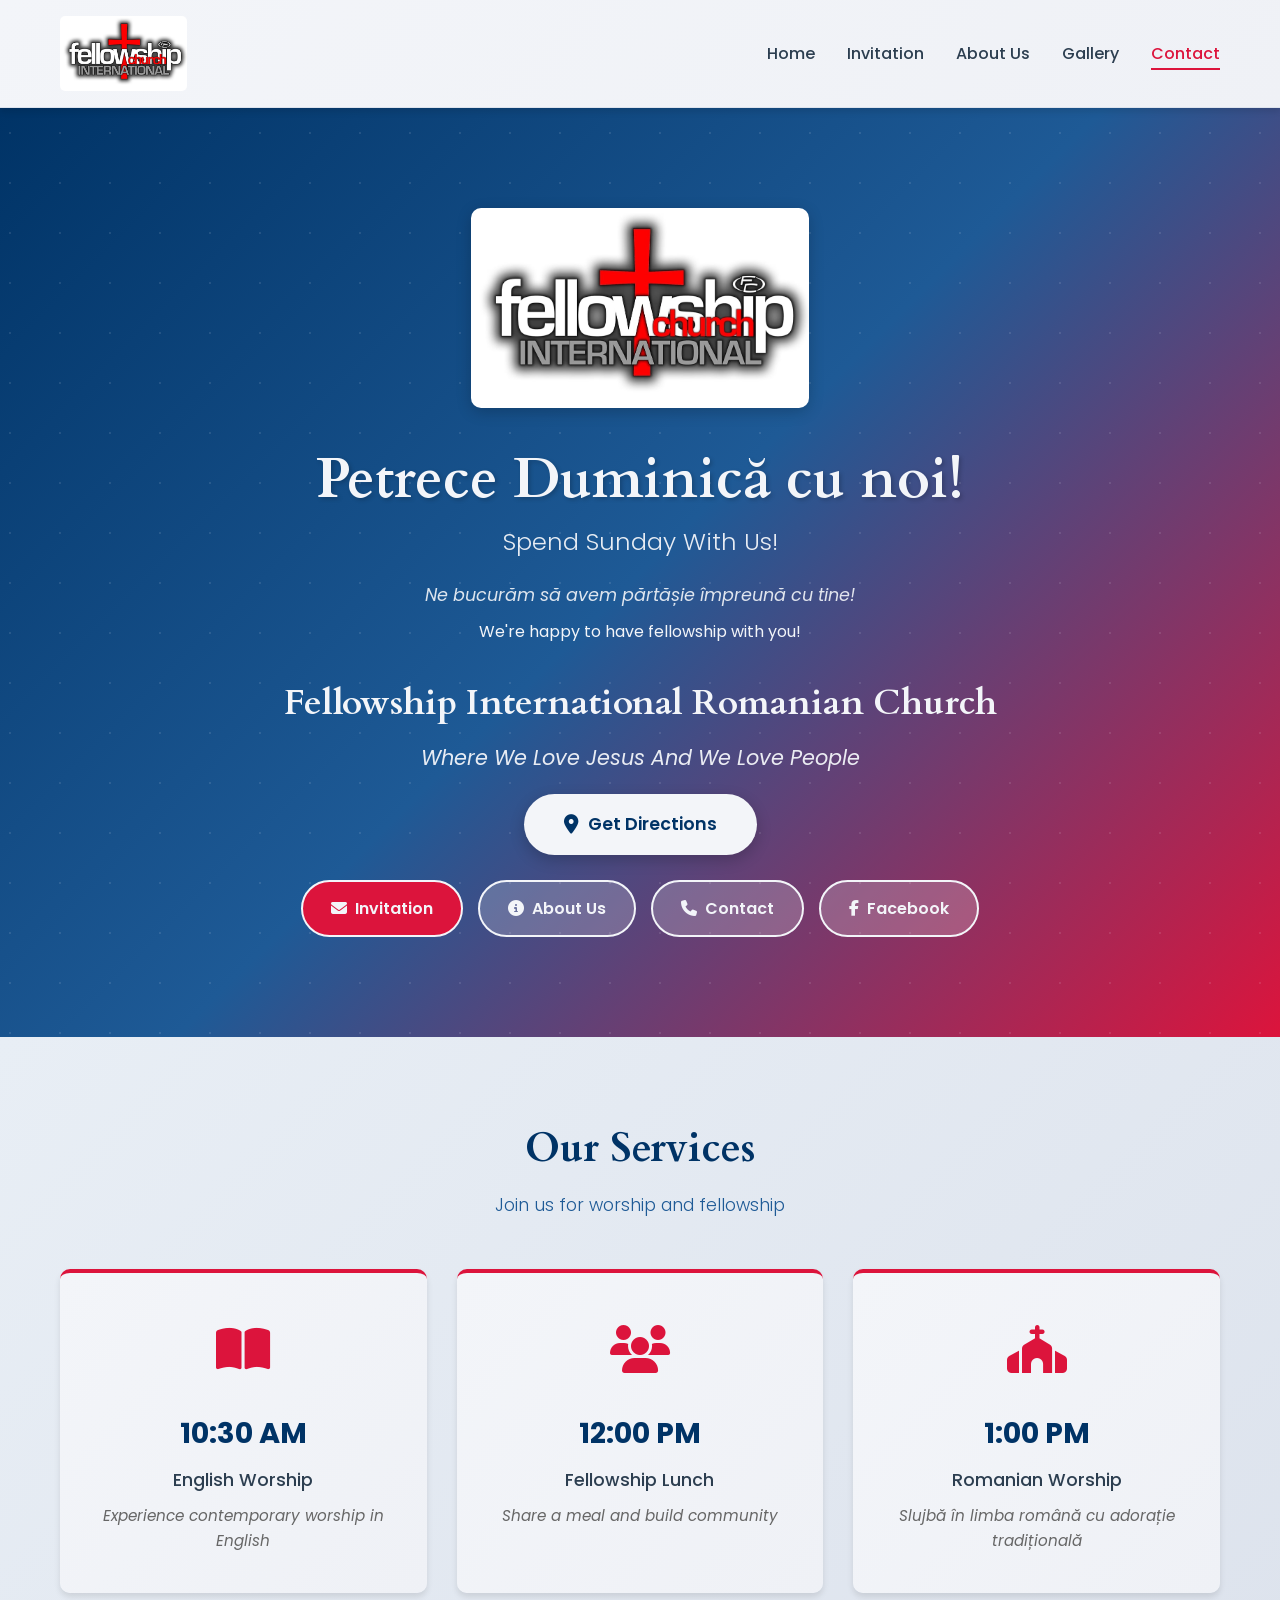
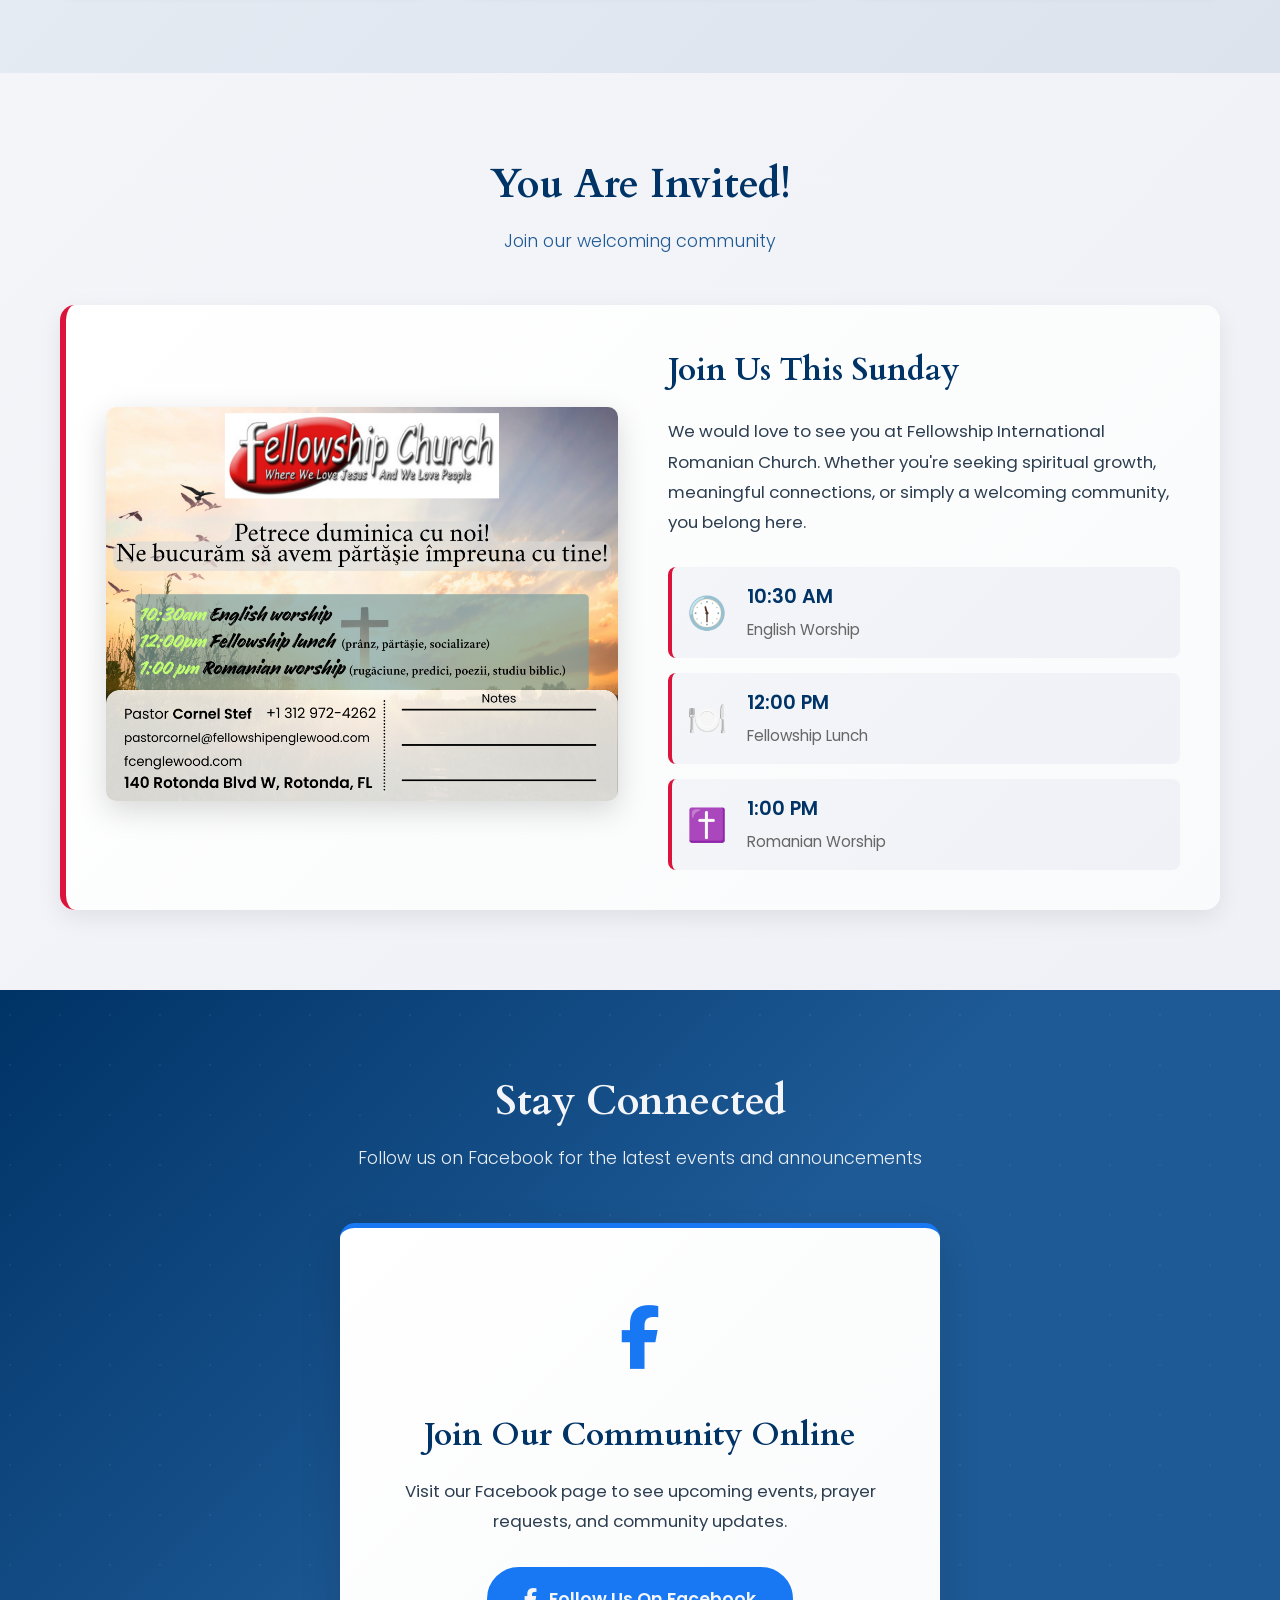
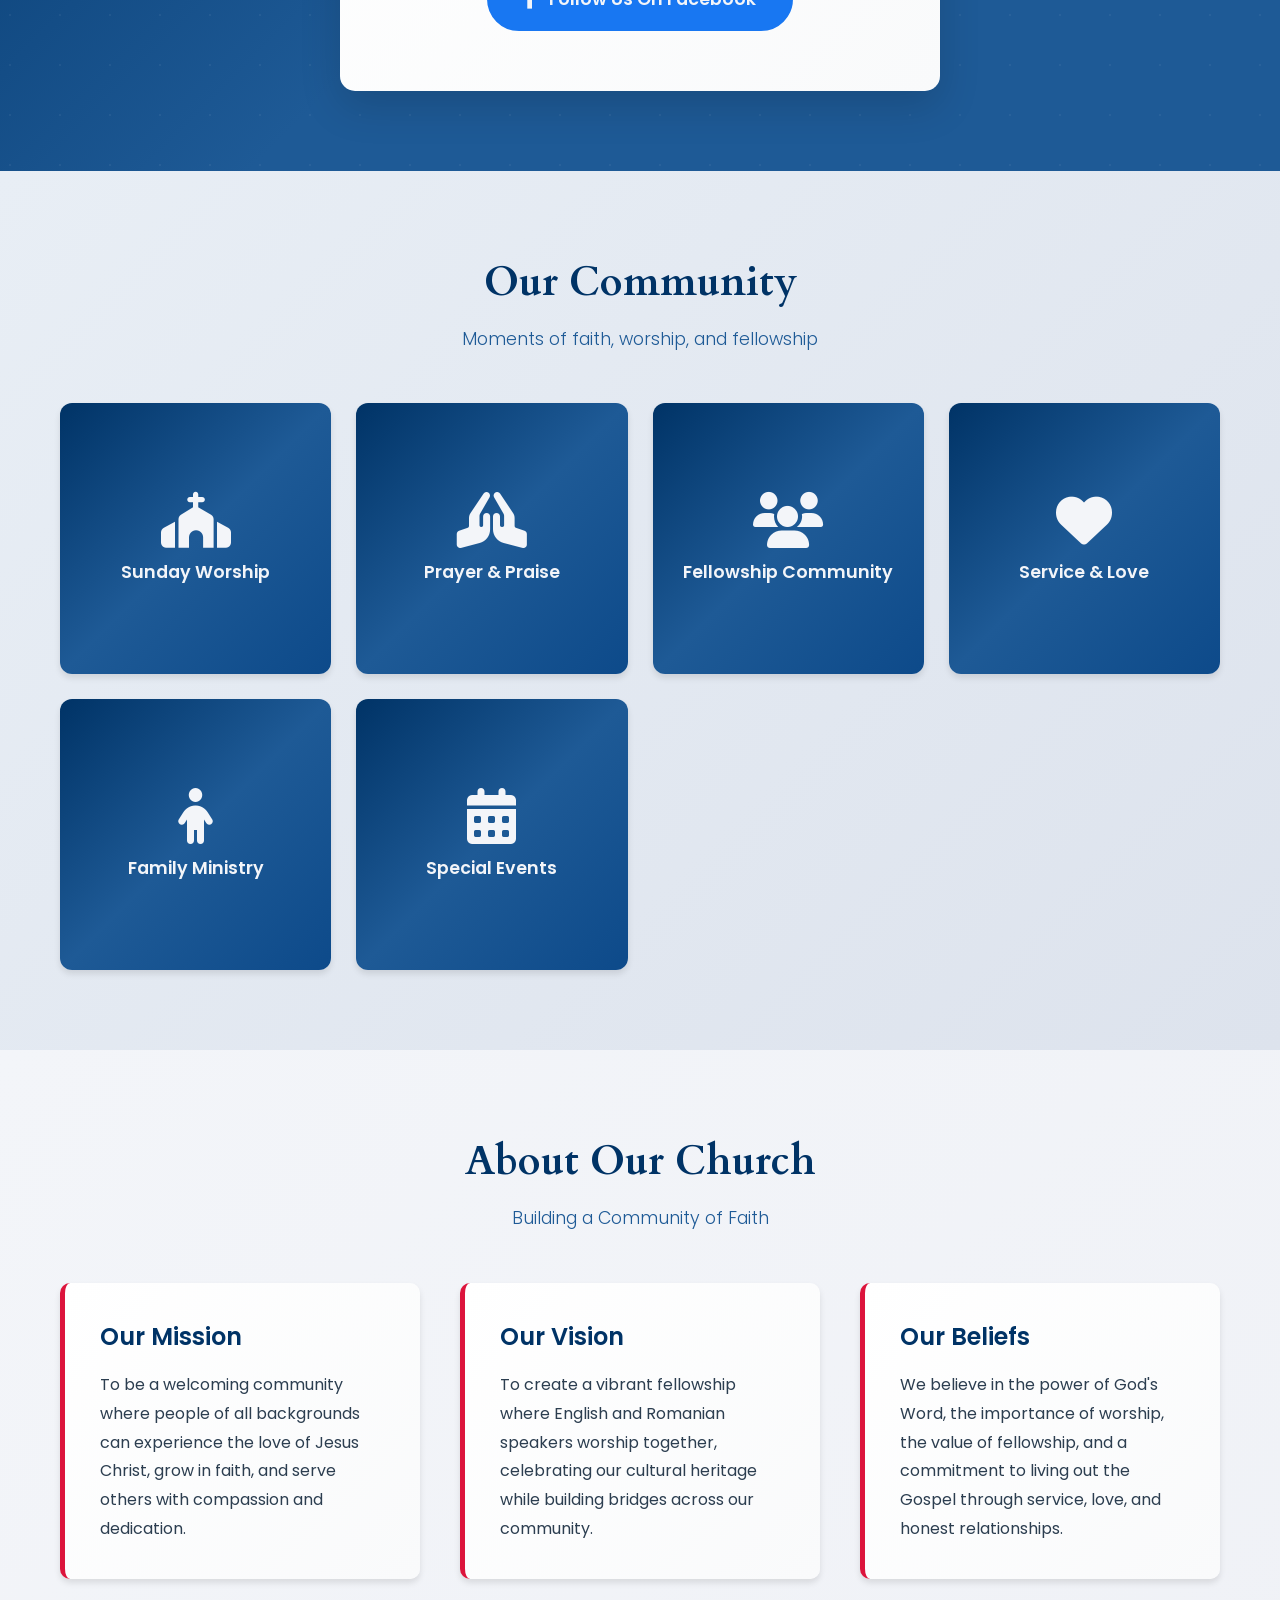
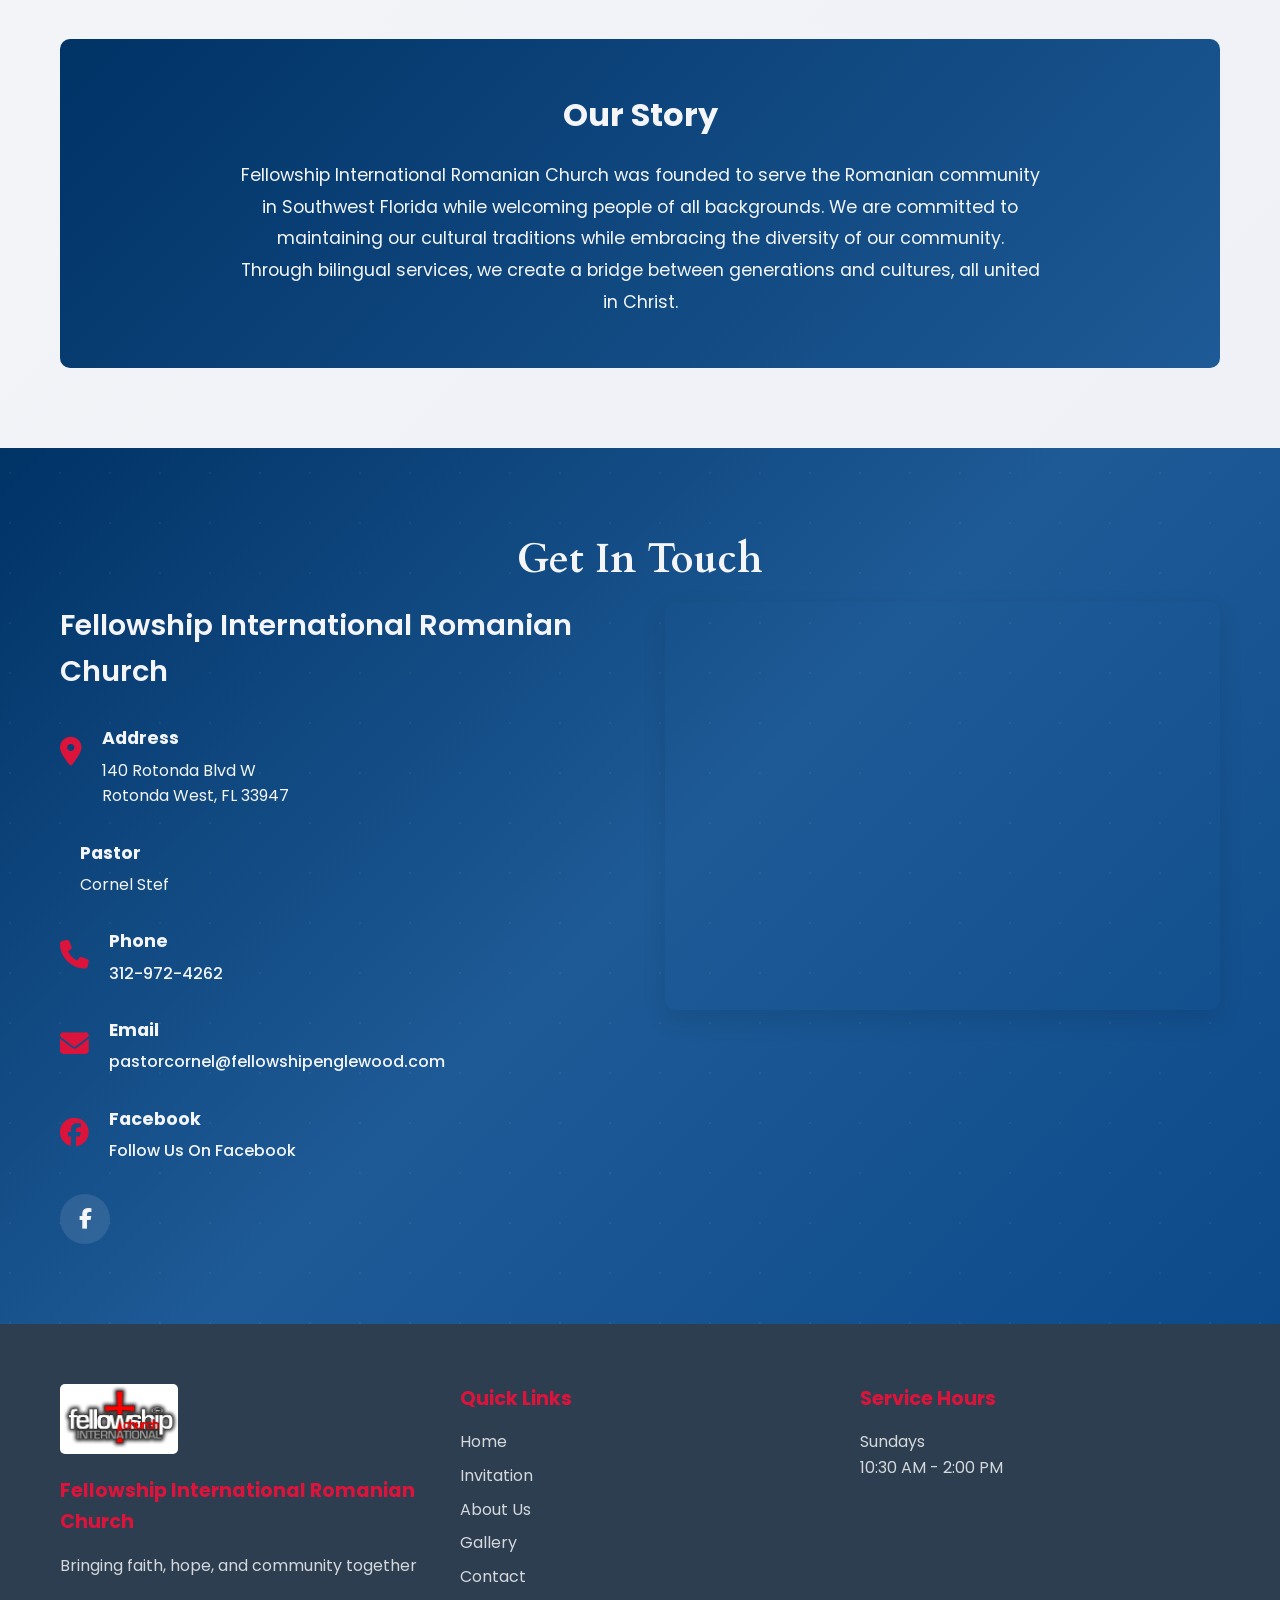
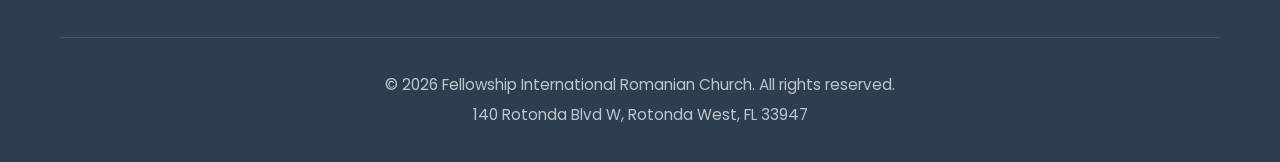
<file: index.html>
<!DOCTYPE html>
<html lang="en">

<head>
    <meta charset="UTF-8">
    <meta name="viewport" content="width=device-width, initial-scale=1.0">
    <title>Fellowship International Romanian Church | Rotonda West, FL</title>
    <link rel="icon" type="image/jpeg" href="assets/fellowship church internaltional.jpg">
    <link rel="stylesheet" href="styles.css">
    <link rel="stylesheet" href="https://cdnjs.cloudflare.com/ajax/libs/font-awesome/6.5.1/css/all.min.css">
    <link
        href="https://fonts.googleapis.com/css2?family=Cardo:wght@400;700&family=Poppins:wght@300;400;600;700&display=swap"
        rel="stylesheet">
</head>

<body>
    <!-- Navigation Bar -->
    <nav class="navbar">
        <div class="container">
            <div class="nav-brand">
                <img src="assets/fellowship church internaltional.jpg" alt="Fellowship International Romanian Church"
                    class="nav-logo">
            </div>
            <ul class="nav-menu">
                <li><a href="#home">Home</a></li>
                <li><a href="#invitation">Invitation</a></li>
                <li><a href="#about">About Us</a></li>
                <li><a href="#gallery">Gallery</a></li>
                <li><a href="#contact">Contact</a></li>
            </ul>
            <div class="hamburger">
                <span></span>
                <span></span>
                <span></span>
            </div>
        </div>
    </nav>

    <!-- Hero Section -->
    <section id="home" class="hero">
        <div class="hero-content">
            <img src="assets/fellowship church internaltional.jpg" alt="Fellowship International Romanian Church"
                class="hero-logo">
            <h1 class="hero-title">Petrece Duminică cu noi!</h1>
            <p class="hero-subtitle">Spend Sunday With Us!</p>
            <p class="hero-text">Ne bucurăm să avem părtășie împreună cu tine!</p>
            <p class="hero-text-en">We're happy to have fellowship with you!</p>
            <h2 class="church-name">Fellowship International Romanian Church</h2>
            <p class="tagline">Where We Love Jesus And We Love People</p>
            <a href="https://maps.google.com/?q=140+Rotonda+Blvd+W,+Rotonda+West,+FL+33947" target="_blank"
                class="directions-button">
                <i class="fas fa-map-marker-alt"></i>
                Get Directions
            </a>

            <div class="hero-buttons">
                <a href="#invitation" class="hero-button invitation-btn">
                    <i class="fas fa-envelope"></i>
                    Invitation
                </a>
                <a href="#about" class="hero-button about-btn">
                    <i class="fas fa-info-circle"></i>
                    About Us
                </a>
                <a href="#contact" class="hero-button contact-btn">
                    <i class="fas fa-phone"></i>
                    Contact
                </a>
                <a href="#events" class="hero-button events-btn">
                    <i class="fab fa-facebook-f"></i>
                    Facebook
                </a>
            </div>
        </div>
        <div class="hero-background"></div>
    </section>

    <!-- Services Section -->
    <section id="services" class="services">
        <div class="container">
            <h2 class="section-title">Our Services</h2>
            <p class="section-subtitle">Join us for worship and fellowship</p>

            <div class="services-grid">
                <div class="service-card">
                    <div class="service-icon">
                        <i class="fas fa-book-open"></i>
                    </div>
                    <h3>10:30 AM</h3>
                    <p>English Worship</p>
                    <span class="service-details">Experience contemporary worship in English</span>
                </div>

                <div class="service-card">
                    <div class="service-icon">
                        <i class="fas fa-users"></i>
                    </div>
                    <h3>12:00 PM</h3>
                    <p>Fellowship Lunch</p>
                    <span class="service-details">Share a meal and build community</span>
                </div>

                <div class="service-card">
                    <div class="service-icon">
                        <i class="fas fa-church"></i>
                    </div>
                    <h3>1:00 PM</h3>
                    <p>Romanian Worship</p>
                    <span class="service-details">Slujbă în limba română cu adorație tradițională</span>
                </div>
            </div>
        </div>
    </section>

    <!-- Invitation Flyer Section -->
    <section id="invitation" class="invitation">
        <div class="container">
            <h2 class="section-title">You Are Invited!</h2>
            <p class="section-subtitle">Join our welcoming community</p>

            <div class="flyer-container">
                <div class="flyer-image">
                    <img src="assets/Fellowshipinternationalflyer.png"
                        alt="Fellowship International Church Invitation Flyer">
                </div>
                <div class="flyer-info">
                    <h3>Join Us This Sunday</h3>
                    <p>We would love to see you at Fellowship International Romanian Church. Whether you're seeking
                        spiritual growth, meaningful connections, or simply a welcoming community, you belong here.</p>
                    <div class="service-times">
                        <div class="time-slot">
                            <span class="time-icon">🕦</span>
                            <div>
                                <h4>10:30 AM</h4>
                                <p>English Worship</p>
                            </div>
                        </div>
                        <div class="time-slot">
                            <span class="time-icon">🍽️</span>
                            <div>
                                <h4>12:00 PM</h4>
                                <p>Fellowship Lunch</p>
                            </div>
                        </div>
                        <div class="time-slot">
                            <span class="time-icon">✝️</span>
                            <div>
                                <h4>1:00 PM</h4>
                                <p>Romanian Worship</p>
                            </div>
                        </div>
                    </div>
                </div>
            </div>
        </div>
    </section>

    <!-- Events & Facebook Section -->
    <section id="events" class="events">
        <div class="container">
            <h2 class="section-title">Stay Connected</h2>
            <p class="section-subtitle">Follow us on Facebook for the latest events and announcements</p>

            <div class="facebook-container">
                <div class="facebook-box">
                    <div class="facebook-icon-large">
                        <i class="fab fa-facebook-f"></i>
                    </div>
                    <h3>Join Our Community Online</h3>
                    <p>Visit our Facebook page to see upcoming events, prayer requests, and community updates.</p>
                    <a href="https://www.facebook.com/profile.php?id=61577056664026" target="_blank"
                        class="facebook-link">
                        <i class="fab fa-facebook-f"></i>
                        <span>Follow Us On Facebook</span>
                    </a>
                </div>
            </div>
        </div>
    </section>

    <!-- Gallery Section -->
    <section id="gallery" class="gallery">
        <div class="container">
            <h2 class="section-title">Our Community</h2>
            <p class="section-subtitle">Moments of faith, worship, and fellowship</p>

            <div class="gallery-grid">
                <div class="gallery-item">
                    <div class="gallery-placeholder">
                        <i class="fas fa-church"></i>
                        <p>Sunday Worship</p>
                    </div>
                </div>
                <div class="gallery-item">
                    <div class="gallery-placeholder">
                        <i class="fas fa-hands-praying"></i>
                        <p>Prayer & Praise</p>
                    </div>
                </div>
                <div class="gallery-item">
                    <div class="gallery-placeholder">
                        <i class="fas fa-users"></i>
                        <p>Fellowship Community</p>
                    </div>
                </div>
                <div class="gallery-item">
                    <div class="gallery-placeholder">
                        <i class="fas fa-heart"></i>
                        <p>Service & Love</p>
                    </div>
                </div>
                <div class="gallery-item">
                    <div class="gallery-placeholder">
                        <i class="fas fa-child"></i>
                        <p>Family Ministry</p>
                    </div>
                </div>
                <div class="gallery-item">
                    <div class="gallery-placeholder">
                        <i class="fas fa-calendar-alt"></i>
                        <p>Special Events</p>
                    </div>
                </div>
            </div>
        </div>
    </section>

    <!-- About Us Section -->
    <section id="about" class="about">
        <div class="container">
            <h2 class="section-title">About Our Church</h2>
            <p class="section-subtitle">Building a Community of Faith</p>

            <div class="about-content">
                <div class="about-column">
                    <h3>Our Mission</h3>
                    <p>To be a welcoming community where people of all backgrounds can experience the love of Jesus
                        Christ, grow in faith, and serve others with compassion and dedication.</p>
                </div>
                <div class="about-column">
                    <h3>Our Vision</h3>
                    <p>To create a vibrant fellowship where English and Romanian speakers worship together, celebrating
                        our cultural heritage while building bridges across our community.</p>
                </div>
                <div class="about-column">
                    <h3>Our Beliefs</h3>
                    <p>We believe in the power of God's Word, the importance of worship, the value of fellowship, and a
                        commitment to living out the Gospel through service, love, and honest relationships.</p>
                </div>
            </div>

            <div class="about-history">
                <h3>Our Story</h3>
                <p>Fellowship International Romanian Church was founded to serve the Romanian community in Southwest
                    Florida while welcoming people of all backgrounds. We are committed to maintaining our cultural
                    traditions while embracing the diversity of our community. Through bilingual services, we create a
                    bridge between generations and cultures, all united in Christ.</p>
            </div>
        </div>
    </section>

    <!-- Contact Section -->
    <section id="contact" class="contact">
        <div class="container">
            <h2 class="section-title">Get In Touch</h2>

            <div class="contact-content">
                <div class="contact-info">
                    <h3>Fellowship International Romanian Church</h3>

                    <div class="contact-item">
                        <div class="contact-icon">
                            <i class="fas fa-map-marker-alt"></i>
                        </div>
                        <div class="contact-details">
                            <h4>Address</h4>
                            <p>140 Rotonda Blvd W<br>Rotonda West, FL 33947</p>
                        </div>
                    </div>

                    <div class="contact-item">
                        <div class="contact-icon">
                            <i class="fas fa-user-clergy"></i>
                        </div>
                        <div class="contact-details">
                            <h4>Pastor</h4>
                            <p>Cornel Stef</p>
                        </div>
                    </div>

                    <div class="contact-item">
                        <div class="contact-icon">
                            <i class="fas fa-phone"></i>
                        </div>
                        <div class="contact-details">
                            <h4>Phone</h4>
                            <a href="tel:312-972-4262">312-972-4262</a>
                        </div>
                    </div>

                    <div class="contact-item">
                        <div class="contact-icon">
                            <i class="fas fa-envelope"></i>
                        </div>
                        <div class="contact-details">
                            <h4>Email</h4>
                            <a
                                href="mailto:pastorcornel@fellowshipenglewood.com">pastorcornel@fellowshipenglewood.com</a>
                        </div>
                    </div>

                    <div class="contact-item">
                        <div class="contact-icon">
                            <i class="fab fa-facebook"></i>
                        </div>
                        <div class="contact-details">
                            <h4>Facebook</h4>
                            <a href="https://www.facebook.com/profile.php?id=61577056664026" target="_blank">Follow Us
                                On Facebook</a>
                        </div>
                    </div>

                    <div class="social-links">
                        <a href="https://www.facebook.com/profile.php?id=61577056664026" target="_blank"
                            class="social-icon facebook">
                            <i class="fab fa-facebook-f"></i>
                        </a>
                    </div>
                </div>

                <div class="map-container">
                    <iframe
                        src="https://www.google.com/maps/embed?pb=!1m18!1m12!1m3!1d3547.1234567890!2d-82.15678!3d26.45123!2m3!1f0!2f0!3f0!3m2!1i1024!2i768!4f13.1!3m3!1m2!1s0x88d92a0c7d7d7d7d%3A0x1234567890abcdef!2s140%20Rotonda%20Blvd%20W%2C%20Rotonda%20West%2C%20FL%2033947!5e0!3m2!1sen!2sus!4v1629800000000"
                        width="100%" height="400" style="border:0;" allowfullscreen="" loading="lazy"></iframe>
                </div>
            </div>
        </div>
    </section>

    <!-- Footer -->
    <footer class="footer">
        <div class="container">
            <div class="footer-content">
                <div class="footer-section">
                    <img src="assets/fellowship church internaltional.jpg"
                        alt="Fellowship International Romanian Church" class="footer-logo">
                    <h4>Fellowship International Romanian Church</h4>
                    <p>Bringing faith, hope, and community together</p>
                </div>
                <div class="footer-section">
                    <h4>Quick Links</h4>
                    <ul>
                        <li><a href="#home">Home</a></li>
                        <li><a href="#invitation">Invitation</a></li>
                        <li><a href="#about">About Us</a></li>
                        <li><a href="#gallery">Gallery</a></li>
                        <li><a href="#contact">Contact</a></li>
                    </ul>
                </div>
                <div class="footer-section">
                    <h4>Service Hours</h4>
                    <p>Sundays<br>10:30 AM - 2:00 PM</p>
                </div>
            </div>
            <div class="footer-bottom">
                <p>&copy; 2026 Fellowship International Romanian Church. All rights reserved.</p>
                <p>140 Rotonda Blvd W, Rotonda West, FL 33947</p>
            </div>
        </div>
    </footer>

    <script src="script.js"></script>
</body>

</html>
</file>
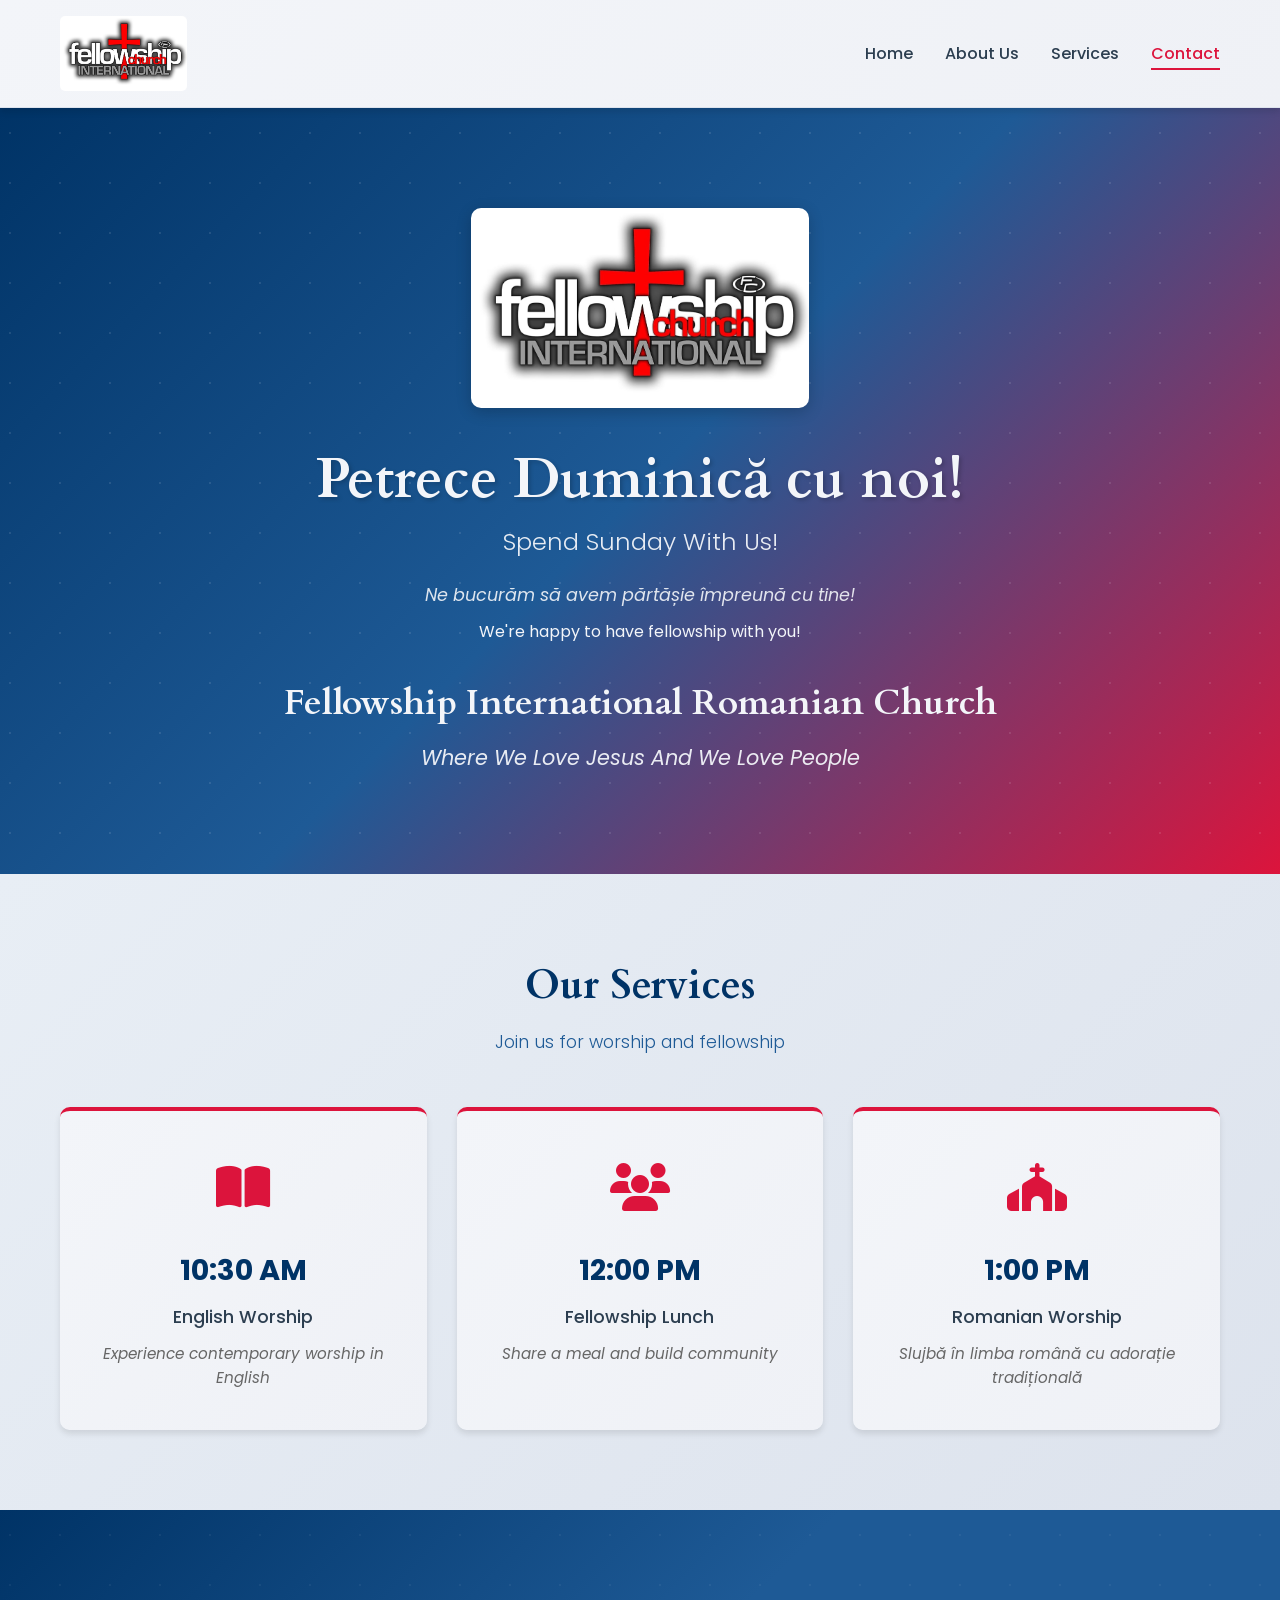
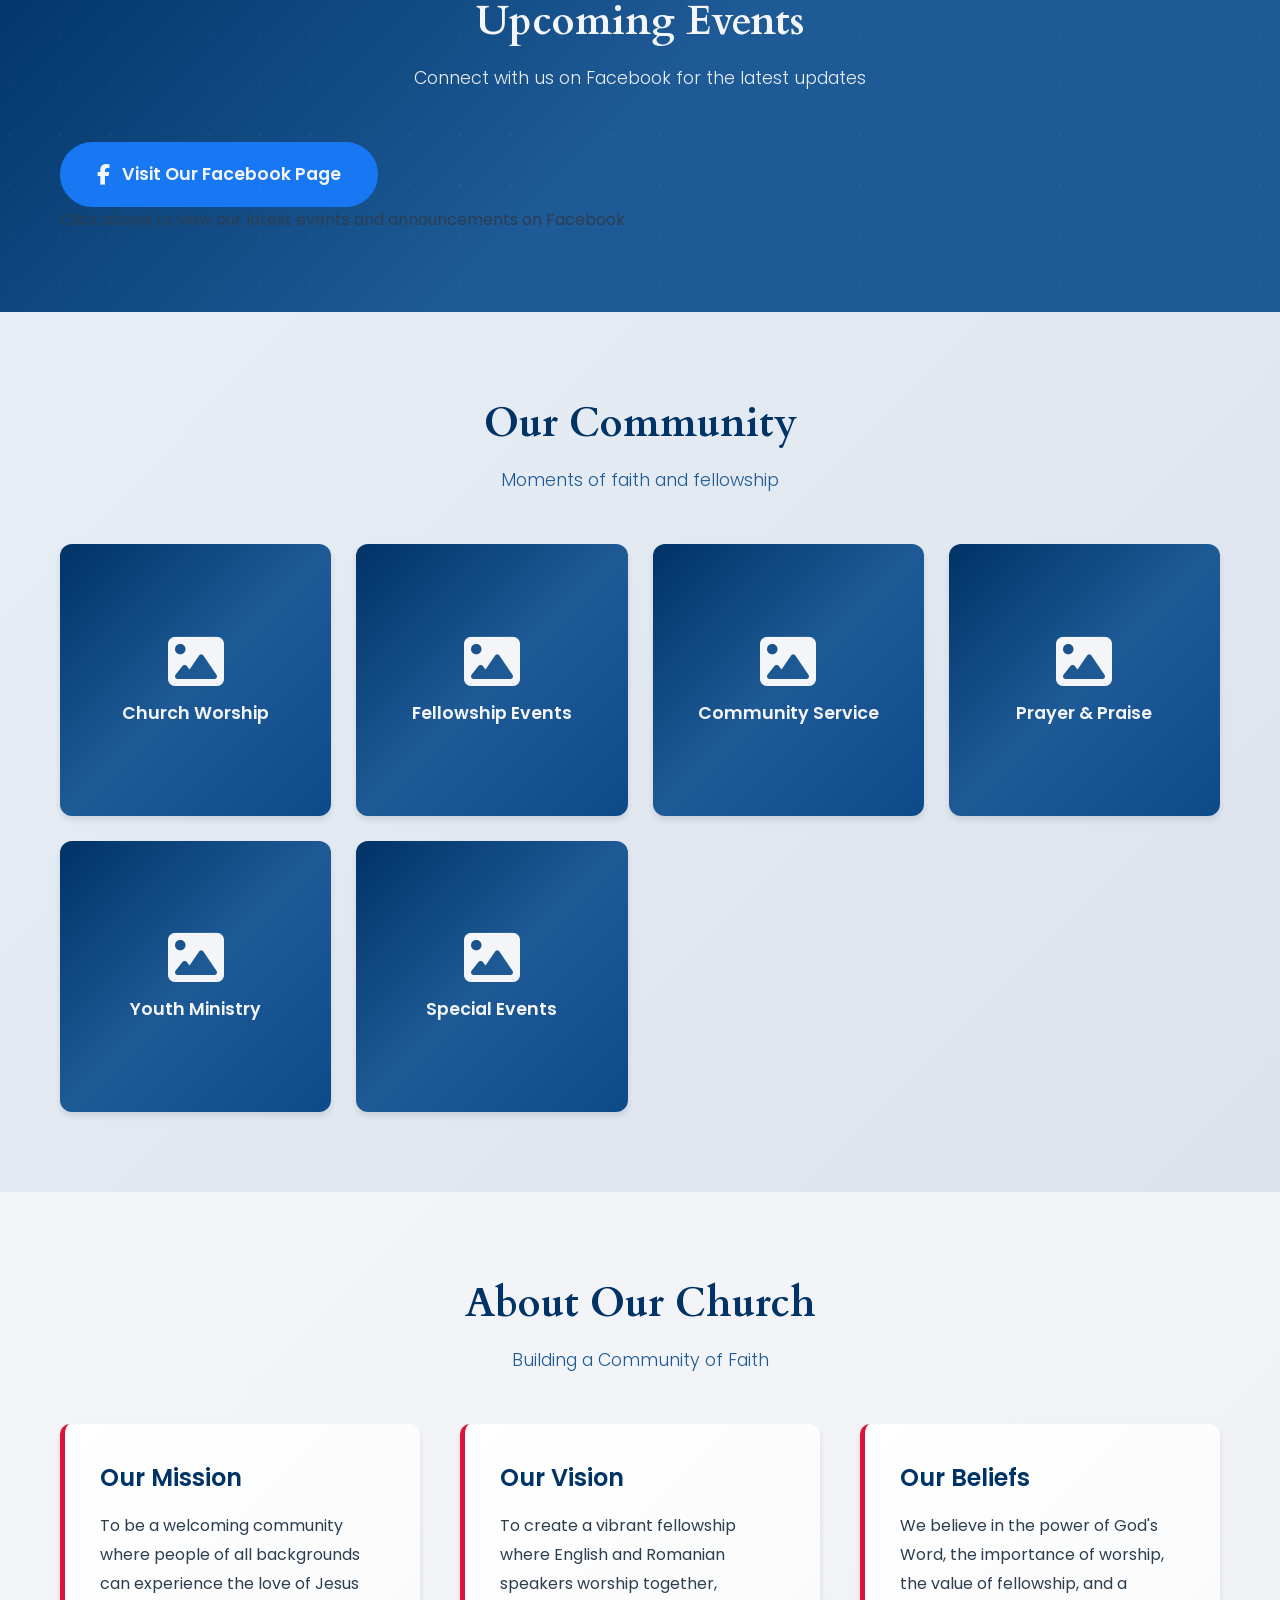
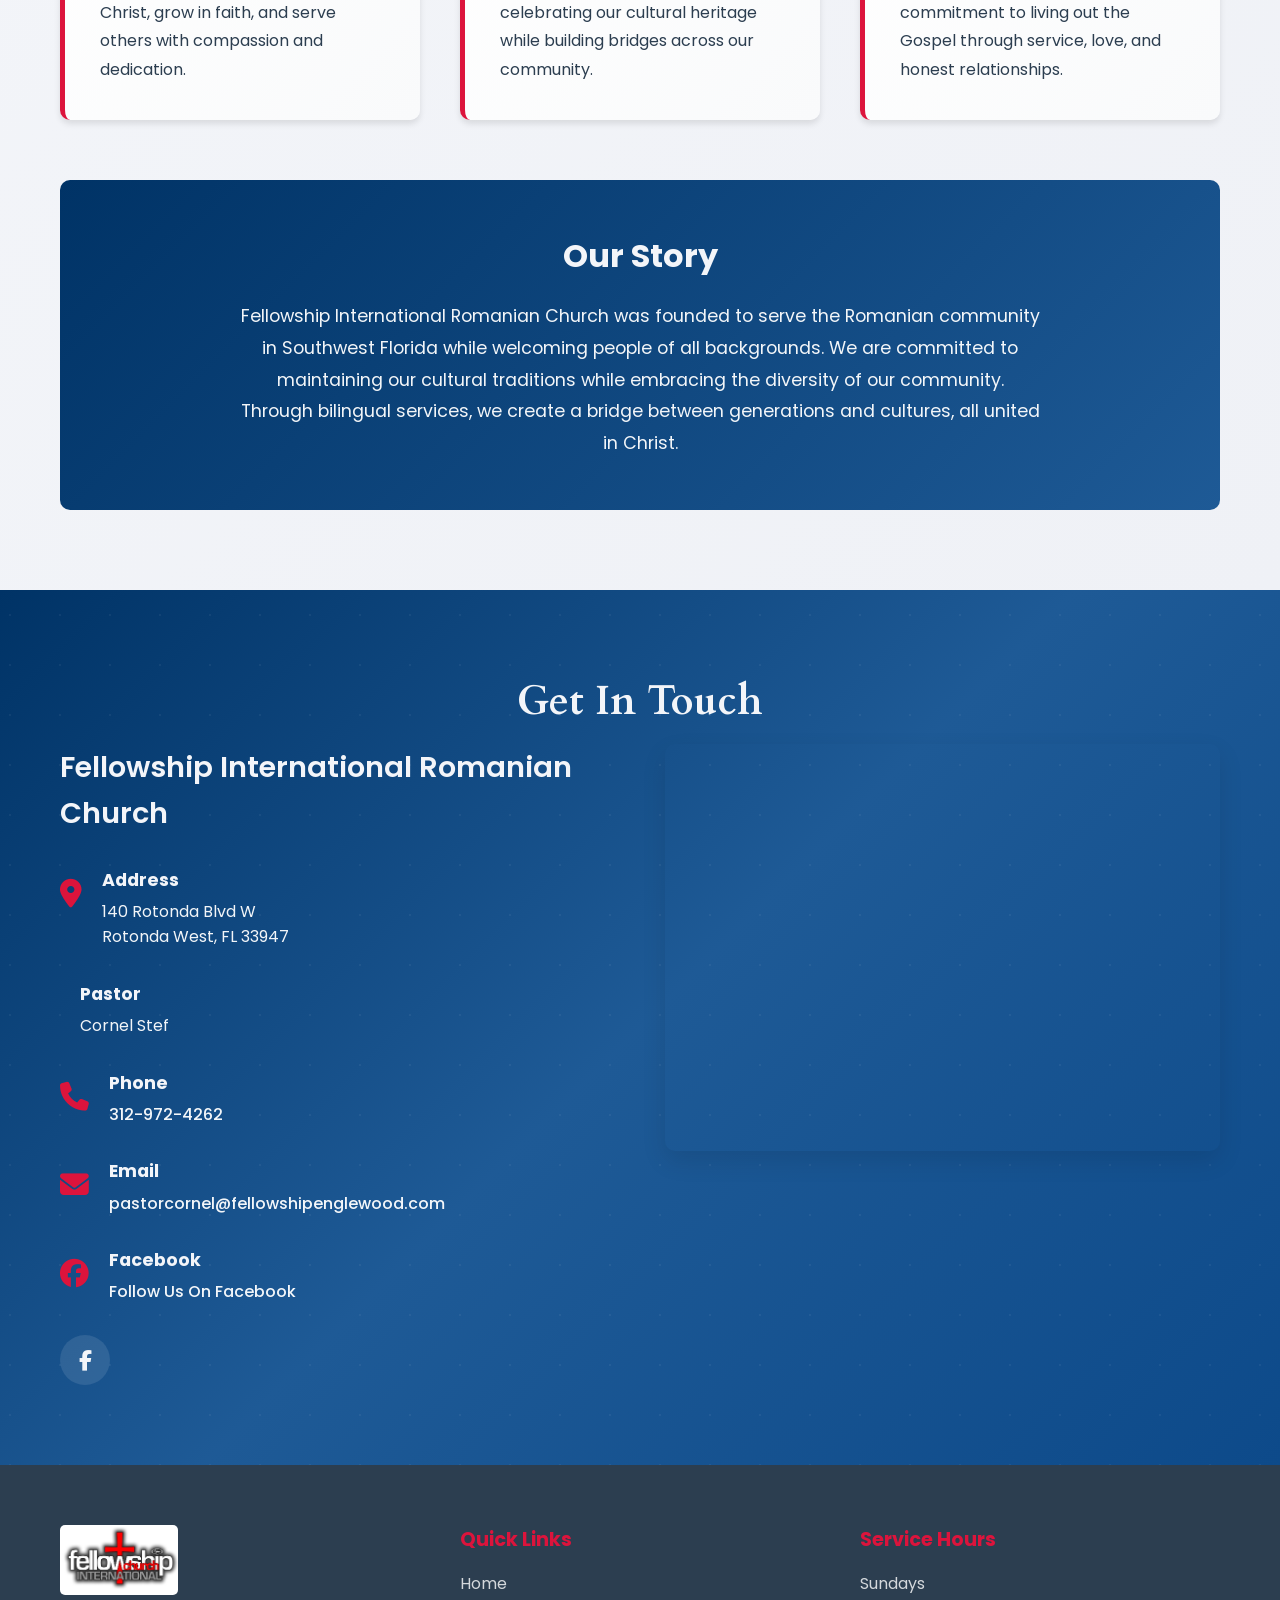
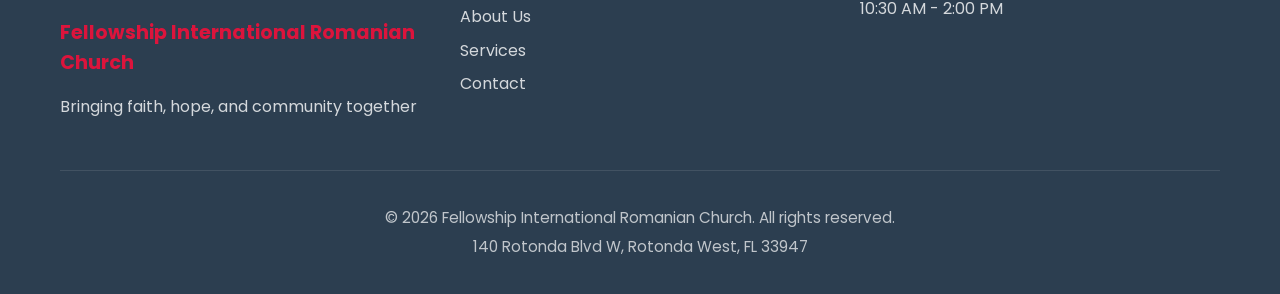
<file: github-index.html>
<!DOCTYPE html>
<html lang="en">

<head>
    <meta charset="UTF-8">
    <meta name="viewport" content="width=device-width, initial-scale=1.0">
    <title>Fellowship International Romanian Church | Rotonda West, FL</title>
    <link rel="stylesheet" href="styles.css">
    <link rel="stylesheet" href="https://cdnjs.cloudflare.com/ajax/libs/font-awesome/6.5.1/css/all.min.css">
    <link
        href="https://fonts.googleapis.com/css2?family=Cardo:wght@400;700&family=Poppins:wght@300;400;600;700&display=swap"
        rel="stylesheet">
</head>

<body>
    <!-- Navigation Bar -->
    <nav class="navbar">
        <div class="container">
            <div class="nav-brand">
                <img src="assets/fellowship church internaltional.jpg" alt="Fellowship International Romanian Church"
                    class="nav-logo">
            </div>
            <ul class="nav-menu">
                <li><a href="#home">Home</a></li>
                <li><a href="#about">About Us</a></li>
                <li><a href="#services">Services</a></li>
                <li><a href="#contact">Contact</a></li>
            </ul>
            <div class="hamburger">
                <span></span>
                <span></span>
                <span></span>
            </div>
        </div>
    </nav>

    <!-- Hero Section -->
    <section id="home" class="hero">
        <div class="hero-content">
            <img src="assets/fellowship church internaltional.jpg" alt="Fellowship International Romanian Church"
                class="hero-logo">
            <h1 class="hero-title">Petrece Duminică cu noi!</h1>
            <p class="hero-subtitle">Spend Sunday With Us!</p>
            <p class="hero-text">Ne bucurăm să avem părtășie împreună cu tine!</p>
            <p class="hero-text-en">We're happy to have fellowship with you!</p>
            <h2 class="church-name">Fellowship International Romanian Church</h2>
            <p class="tagline">Where We Love Jesus And We Love People</p>
        </div>
        <div class="hero-background"></div>
    </section>

    <!-- Services Section -->
    <section id="services" class="services">
        <div class="container">
            <h2 class="section-title">Our Services</h2>
            <p class="section-subtitle">Join us for worship and fellowship</p>

            <div class="services-grid">
                <div class="service-card">
                    <div class="service-icon">
                        <i class="fas fa-book-open"></i>
                    </div>
                    <h3>10:30 AM</h3>
                    <p>English Worship</p>
                    <span class="service-details">Experience contemporary worship in English</span>
                </div>

                <div class="service-card">
                    <div class="service-icon">
                        <i class="fas fa-users"></i>
                    </div>
                    <h3>12:00 PM</h3>
                    <p>Fellowship Lunch</p>
                    <span class="service-details">Share a meal and build community</span>
                </div>

                <div class="service-card">
                    <div class="service-icon">
                        <i class="fas fa-church"></i>
                    </div>
                    <h3>1:00 PM</h3>
                    <p>Romanian Worship</p>
                    <span class="service-details">Slujbă în limba română cu adorație tradițională</span>
                </div>
            </div>
        </div>
    </section>

    <!-- Events Section -->
    <section id="events" class="events">
        <div class="container">
            <h2 class="section-title">Upcoming Events</h2>
            <p class="section-subtitle">Connect with us on Facebook for the latest updates</p>

            <div class="events-container">
                <div class="facebook-events">
                    <a href="https://www.facebook.com/profile.php?id=61577056664026" target="_blank"
                        class="facebook-link">
                        <i class="fab fa-facebook-f"></i>
                        <span>Visit Our Facebook Page</span>
                    </a>
                    <p class="events-note">Click above to view our latest events and announcements on Facebook</p>
                </div>
            </div>
        </div>
    </section>

    <!-- Gallery Section -->
    <section id="gallery" class="gallery">
        <div class="container">
            <h2 class="section-title">Our Community</h2>
            <p class="section-subtitle">Moments of faith and fellowship</p>

            <div class="gallery-grid">
                <div class="gallery-item">
                    <div class="gallery-placeholder">
                        <i class="fas fa-image"></i>
                        <p>Church Worship</p>
                    </div>
                </div>
                <div class="gallery-item">
                    <div class="gallery-placeholder">
                        <i class="fas fa-image"></i>
                        <p>Fellowship Events</p>
                    </div>
                </div>
                <div class="gallery-item">
                    <div class="gallery-placeholder">
                        <i class="fas fa-image"></i>
                        <p>Community Service</p>
                    </div>
                </div>
                <div class="gallery-item">
                    <div class="gallery-placeholder">
                        <i class="fas fa-image"></i>
                        <p>Prayer & Praise</p>
                    </div>
                </div>
                <div class="gallery-item">
                    <div class="gallery-placeholder">
                        <i class="fas fa-image"></i>
                        <p>Youth Ministry</p>
                    </div>
                </div>
                <div class="gallery-item">
                    <div class="gallery-placeholder">
                        <i class="fas fa-image"></i>
                        <p>Special Events</p>
                    </div>
                </div>
            </div>
        </div>
    </section>

    <!-- About Us Section -->
    <section id="about" class="about">
        <div class="container">
            <h2 class="section-title">About Our Church</h2>
            <p class="section-subtitle">Building a Community of Faith</p>

            <div class="about-content">
                <div class="about-column">
                    <h3>Our Mission</h3>
                    <p>To be a welcoming community where people of all backgrounds can experience the love of Jesus
                        Christ, grow in faith, and serve others with compassion and dedication.</p>
                </div>
                <div class="about-column">
                    <h3>Our Vision</h3>
                    <p>To create a vibrant fellowship where English and Romanian speakers worship together, celebrating
                        our cultural heritage while building bridges across our community.</p>
                </div>
                <div class="about-column">
                    <h3>Our Beliefs</h3>
                    <p>We believe in the power of God's Word, the importance of worship, the value of fellowship, and a
                        commitment to living out the Gospel through service, love, and honest relationships.</p>
                </div>
            </div>

            <div class="about-history">
                <h3>Our Story</h3>
                <p>Fellowship International Romanian Church was founded to serve the Romanian community in Southwest
                    Florida while welcoming people of all backgrounds. We are committed to maintaining our cultural
                    traditions while embracing the diversity of our community. Through bilingual services, we create a
                    bridge between generations and cultures, all united in Christ.</p>
            </div>
        </div>
    </section>

    <!-- Contact Section -->
    <section id="contact" class="contact">
        <div class="container">
            <h2 class="section-title">Get In Touch</h2>

            <div class="contact-content">
                <div class="contact-info">
                    <h3>Fellowship International Romanian Church</h3>

                    <div class="contact-item">
                        <div class="contact-icon">
                            <i class="fas fa-map-marker-alt"></i>
                        </div>
                        <div class="contact-details">
                            <h4>Address</h4>
                            <p>140 Rotonda Blvd W<br>Rotonda West, FL 33947</p>
                        </div>
                    </div>

                    <div class="contact-item">
                        <div class="contact-icon">
                            <i class="fas fa-user-clergy"></i>
                        </div>
                        <div class="contact-details">
                            <h4>Pastor</h4>
                            <p>Cornel Stef</p>
                        </div>
                    </div>

                    <div class="contact-item">
                        <div class="contact-icon">
                            <i class="fas fa-phone"></i>
                        </div>
                        <div class="contact-details">
                            <h4>Phone</h4>
                            <a href="tel:312-972-4262">312-972-4262</a>
                        </div>
                    </div>

                    <div class="contact-item">
                        <div class="contact-icon">
                            <i class="fas fa-envelope"></i>
                        </div>
                        <div class="contact-details">
                            <h4>Email</h4>
                            <a
                                href="mailto:pastorcornel@fellowshipenglewood.com">pastorcornel@fellowshipenglewood.com</a>
                        </div>
                    </div>

                    <div class="contact-item">
                        <div class="contact-icon">
                            <i class="fab fa-facebook"></i>
                        </div>
                        <div class="contact-details">
                            <h4>Facebook</h4>
                            <a href="https://www.facebook.com/profile.php?id=61577056664026" target="_blank">Follow Us
                                On Facebook</a>
                        </div>
                    </div>

                    <div class="social-links">
                        <a href="https://www.facebook.com/profile.php?id=61577056664026" target="_blank"
                            class="social-icon facebook">
                            <i class="fab fa-facebook-f"></i>
                        </a>
                    </div>
                </div>

                <div class="map-container">
                    <iframe
                        src="https://www.google.com/maps/embed?pb=!1m18!1m12!1m3!1d3547.1234567890!2d-82.15678!3d26.45123!2m3!1f0!2f0!3f0!3m2!1i1024!2i768!4f13.1!3m3!1m2!1s0x88d92a0c7d7d7d7d%3A0x1234567890abcdef!2s140%20Rotonda%20Blvd%20W%2C%20Rotonda%20West%2C%20FL%2033947!5e0!3m2!1sen!2sus!4v1629800000000"
                        width="100%" height="400" style="border:0;" allowfullscreen="" loading="lazy"></iframe>
                </div>
            </div>
        </div>
    </section>

    <!-- Footer -->
    <footer class="footer">
        <div class="container">
            <div class="footer-content">
                <div class="footer-section">
                    <img src="assets/fellowship church internaltional.jpg"
                        alt="Fellowship International Romanian Church" class="footer-logo">
                    <h4>Fellowship International Romanian Church</h4>
                    <p>Bringing faith, hope, and community together</p>
                </div>
                <div class="footer-section">
                    <h4>Quick Links</h4>
                    <ul>
                        <li><a href="#home">Home</a></li>
                        <li><a href="#about">About Us</a></li>
                        <li><a href="#services">Services</a></li>
                        <li><a href="#contact">Contact</a></li>
                    </ul>
                </div>
                <div class="footer-section">
                    <h4>Service Hours</h4>
                    <p>Sundays<br>10:30 AM - 2:00 PM</p>
                </div>
            </div>
            <div class="footer-bottom">
                <p>&copy; 2026 Fellowship International Romanian Church. All rights reserved.</p>
                <p>140 Rotonda Blvd W, Rotonda West, FL 33947</p>
            </div>
        </div>
    </footer>

    <script src="script.js"></script>
</body>

</html>
</file>
<file: styles.css>
/* ============================================
   FELLOWSHIP INTERNATIONAL ROMANIAN CHURCH
   Modern Website Styles
   ============================================ */

:root {
    --primary-red: #DC143C;
    --primary-blue: #003366;
    --light-blue: #1E5A96;
    --white: #F3F5F9;
    --off-white: #EFF1F6;
    --dark-text: #2C3E50;
    --light-gray: #E8EEF5;
    --medium-gray: #DDE3ED;
    --border-color: #DDD;
    --shadow: 0 4px 6px rgba(0, 0, 0, 0.1);
    --shadow-lg: 0 10px 25px rgba(0, 0, 0, 0.1);
}

* {
    margin: 0;
    padding: 0;
    box-sizing: border-box;
}

html {
    scroll-behavior: smooth;
}

body {
    font-family: 'Poppins', sans-serif;
    line-height: 1.6;
    color: var(--dark-text);
    background: linear-gradient(135deg, #F3F5F9 0%, #E8EEF5 100%);
    background-attachment: fixed;
}

.container {
    max-width: 1200px;
    margin: 0 auto;
    padding: 0 20px;
}

/* ============================================
   NAVIGATION BAR
   ============================================ */

.navbar {
    background: linear-gradient(135deg, #F3F5F9 0%, #EFF1F6 100%);
    box-shadow: var(--shadow);
    position: sticky;
    top: 0;
    z-index: 1000;
    transition: all 0.3s ease;
    border-bottom: 1px solid #DDE3ED;
}

.navbar .container {
    display: flex;
    justify-content: space-between;
    align-items: center;
    padding: 1rem 20px;
}

.nav-brand {
    display: flex;
    align-items: center;
    gap: 10px;
    font-size: 1.5rem;
    font-weight: 700;
    color: var(--primary-red);
    text-decoration: none;
}

.nav-logo {
    height: 75px;
    width: auto;
    object-fit: contain;
    border-radius: 5px;
}

.nav-brand i {
    font-size: 1.8rem;
}

.nav-brand span {
    letter-spacing: 2px;
}

.nav-menu {
    display: flex;
    list-style: none;
    gap: 2rem;
}

.nav-menu a {
    text-decoration: none;
    color: var(--dark-text);
    font-weight: 500;
    transition: color 0.3s ease;
    position: relative;
}

.nav-menu a:hover {
    color: var(--primary-red);
}

.nav-menu a::after {
    content: '';
    position: absolute;
    bottom: -5px;
    left: 0;
    width: 0;
    height: 2px;
    background: var(--primary-red);
    transition: width 0.3s ease;
}

.nav-menu a:hover::after {
    width: 100%;
}

.hamburger {
    display: none;
    cursor: pointer;
    flex-direction: column;
    gap: 5px;
}

.hamburger span {
    width: 25px;
    height: 3px;
    background: var(--dark-text);
    border-radius: 3px;
    transition: 0.3s;
}

/* ============================================
   HERO SECTION
   ============================================ */

.hero {
    position: relative;
    min-height: 600px;
    display: flex;
    align-items: center;
    justify-content: center;
    padding: 100px 20px;
    overflow: hidden;
}

.hero-background {
    position: absolute;
    top: 0;
    left: 0;
    width: 100%;
    height: 100%;
    background: linear-gradient(135deg, var(--primary-blue) 0%, var(--light-blue) 50%, var(--primary-red) 100%);
    z-index: -1;
}

.hero-background::before {
    content: '';
    position: absolute;
    width: 200%;
    height: 200%;
    background: radial-gradient(circle at 20% 50%, rgba(255, 255, 255, 0.1) 1px, transparent 1px);
    background-size: 50px 50px;
    animation: moveBackground 20s linear infinite;
}

@keyframes moveBackground {
    0% {
        transform: translate(0, 0);
    }

    100% {
        transform: translate(50px, 50px);
    }
}

.hero-content {
    position: relative;
    z-index: 2;
    text-align: center;
    color: var(--white);
    animation: fadeInDown 0.8s ease;
}

.hero-logo {
    height: 200px;
    width: auto;
    object-fit: contain;
    margin-bottom: 30px;
    border-radius: 10px;
    box-shadow: 0 4px 15px rgba(0, 0, 0, 0.2);
}

@keyframes fadeInDown {
    from {
        opacity: 0;
        transform: translateY(-30px);
    }

    to {
        opacity: 1;
        transform: translateY(0);
    }
}

.hero-title {
    font-family: 'Cardo', serif;
    font-size: 3.5rem;
    font-weight: 700;
    margin-bottom: 10px;
    line-height: 1.2;
    text-shadow: 2px 2px 4px rgba(0, 0, 0, 0.2);
}

.hero-subtitle {
    font-size: 1.5rem;
    margin-bottom: 20px;
    font-weight: 300;
    opacity: 0.95;
}

.hero-text {
    font-size: 1.1rem;
    margin: 10px 0;
    font-style: italic;
    opacity: 0.9;
}

.church-name {
    font-family: 'Cardo', serif;
    font-size: 2.2rem;
    margin-top: 30px;
    margin-bottom: 10px;
    font-weight: 700;
}

.tagline {
    font-size: 1.3rem;
    font-weight: 400;
    font-style: italic;
    margin-top: 10px;
    opacity: 0.95;
}

.cta-button {
    display: inline-block;
    background: var(--primary-red);
    color: var(--white);
    padding: 18px 45px;
    border-radius: 50px;
    text-decoration: none;
    font-weight: 600;
    font-size: 1.1rem;
    margin-top: 30px;
    transition: all 0.3s ease;
    box-shadow: 0 5px 15px rgba(220, 20, 60, 0.3);
}

.cta-button:hover {
    background: #B01030;
    transform: translateY(-3px);
    box-shadow: 0 8px 20px rgba(220, 20, 60, 0.4);
}

.directions-button {
    display: inline-flex;
    align-items: center;
    gap: 10px;
    background: var(--white);
    color: var(--primary-blue);
    padding: 16px 40px;
    border-radius: 50px;
    text-decoration: none;
    font-weight: 600;
    font-size: 1.1rem;
    margin-top: 20px;
    transition: all 0.3s ease;
    box-shadow: 0 5px 15px rgba(0, 0, 0, 0.2);
}

.directions-button:hover {
    background: var(--primary-red);
    color: var(--white);
    transform: translateY(-3px);
    box-shadow: 0 8px 20px rgba(220, 20, 60, 0.4);
}

.directions-button i {
    font-size: 1.2rem;
}

.hero-buttons {
    display: flex;
    gap: 15px;
    justify-content: center;
    flex-wrap: wrap;
    margin-top: 25px;
}

.hero-button {
    display: inline-flex;
    align-items: center;
    gap: 8px;
    padding: 14px 28px;
    border-radius: 50px;
    text-decoration: none;
    font-weight: 600;
    font-size: 1rem;
    transition: all 0.3s ease;
    border: 2px solid var(--white);
}

.invitation-btn {
    background: var(--primary-red);
    color: var(--white);
}

.invitation-btn:hover {
    background: #B01030;
    transform: translateY(-2px);
    box-shadow: 0 6px 15px rgba(220, 20, 60, 0.3);
}

.about-btn {
    background: rgba(255, 255, 255, 0.2);
    color: var(--white);
    border: 2px solid var(--white);
}

.about-btn:hover {
    background: var(--white);
    color: var(--primary-blue);
    transform: translateY(-2px);
    box-shadow: 0 6px 15px rgba(0, 0, 0, 0.2);
}

.contact-btn {
    background: rgba(255, 255, 255, 0.2);
    color: var(--white);
    border: 2px solid var(--white);
}

.contact-btn:hover {
    background: var(--white);
    color: var(--primary-blue);
    transform: translateY(-2px);
    box-shadow: 0 6px 15px rgba(0, 0, 0, 0.2);
}

.events-btn {
    background: rgba(255, 255, 255, 0.2);
    color: var(--white);
    border: 2px solid var(--white);
}

.events-btn:hover {
    background: #1877F2;
    color: var(--white);
    border: 2px solid #1877F2;
    transform: translateY(-2px);
    box-shadow: 0 6px 15px rgba(24, 119, 242, 0.3);
}

.hero-button i {
    font-size: 1rem;
}

/* ============================================
   SECTION STYLES
   ============================================ */

section {
    padding: 80px 0;
}

.section-title {
    font-family: 'Cardo', serif;
    font-size: 2.5rem;
    color: var(--primary-blue);
    text-align: center;
    margin-bottom: 10px;
}

.section-subtitle {
    text-align: center;
    color: var(--light-blue);
    font-size: 1.1rem;
    margin-bottom: 50px;
    font-weight: 300;
}

/* ============================================
   SERVICES SECTION
   ============================================ */

.services {
    background: linear-gradient(135deg, #E8EEF5 0%, #DDE3ED 100%);
}

.services-grid {
    display: grid;
    grid-template-columns: repeat(auto-fit, minmax(300px, 1fr));
    gap: 30px;
    margin-top: 40px;
}

.service-card {
    background: linear-gradient(135deg, #F3F5F9 0%, #EFF1F6 100%);
    padding: 40px 30px;
    border-radius: 10px;
    text-align: center;
    box-shadow: var(--shadow);
    transition: all 0.3s ease;
    border-top: 4px solid var(--primary-red);
}

.service-card:hover {
    transform: translateY(-5px);
    box-shadow: var(--shadow-lg);
}

.service-icon {
    font-size: 3rem;
    color: var(--primary-red);
    margin-bottom: 20px;
}

.service-card h3 {
    color: var(--primary-blue);
    font-size: 1.8rem;
    margin-bottom: 10px;
}

.service-card p {
    color: var(--dark-text);
    font-size: 1.1rem;
    font-weight: 500;
    margin-bottom: 10px;
}

.service-details {
    display: block;
    color: #666;
    font-size: 0.95rem;
    font-style: italic;
}

/* ============================================
   INVITATION SECTION
   ============================================ */

.invitation {
    background: linear-gradient(135deg, #F3F5F9 0%, #EFF1F6 100%);
    padding: 80px 0;
}

.flyer-container {
    display: grid;
    grid-template-columns: 1fr 1fr;
    gap: 50px;
    align-items: center;
    background: linear-gradient(135deg, #FFFFFF 0%, #F9FAFB 100%);
    padding: 40px;
    border-radius: 15px;
    box-shadow: 0 8px 25px rgba(0, 0, 0, 0.08);
    border-left: 6px solid var(--primary-red);
}

.flyer-image {
    position: relative;
}

.flyer-image img {
    width: 100%;
    border-radius: 10px;
    box-shadow: 0 10px 30px rgba(0, 0, 0, 0.15);
    transition: transform 0.3s ease;
}

.flyer-image img:hover {
    transform: scale(1.02);
}

.flyer-info h3 {
    font-family: 'Cardo', serif;
    font-size: 2rem;
    color: var(--primary-blue);
    margin-bottom: 20px;
}

.flyer-info p {
    color: var(--dark-text);
    font-size: 1.05rem;
    line-height: 1.8;
    margin-bottom: 30px;
}

.service-times {
    display: flex;
    flex-direction: column;
    gap: 15px;
}

.time-slot {
    display: flex;
    align-items: center;
    gap: 20px;
    padding: 15px;
    background: linear-gradient(135deg, #F3F5F9 0%, #EFF1F6 100%);
    border-radius: 8px;
    border-left: 4px solid var(--primary-red);
    transition: all 0.3s ease;
}

.time-slot:hover {
    background: linear-gradient(135deg, #EBF0FA 0%, #E3EBF8 100%);
    transform: translateX(5px);
}

.time-icon {
    font-size: 2rem;
    flex-shrink: 0;
}

.time-slot h4 {
    color: var(--primary-blue);
    font-size: 1.2rem;
    margin-bottom: 3px;
    font-weight: 600;
}

.time-slot p {
    color: #666;
    font-size: 0.95rem;
    margin: 0;
}

/* ============================================
   ABOUT US SECTION
   ============================================ */

.about {
    background: linear-gradient(135deg, #F3F5F9 0%, #EFF1F6 100%);
}

.about-content {
    display: grid;
    grid-template-columns: repeat(auto-fit, minmax(280px, 1fr));
    gap: 40px;
    margin-bottom: 60px;
}

.about-column {
    background: linear-gradient(135deg, #FFFFFF 0%, #F9FAFB 100%);
    padding: 35px;
    border-radius: 10px;
    box-shadow: var(--shadow);
    border-left: 5px solid var(--primary-red);
}

.about-column h3 {
    color: var(--primary-blue);
    font-size: 1.5rem;
    margin-bottom: 15px;
    font-weight: 600;
}

.about-column p {
    color: var(--dark-text);
    line-height: 1.8;
    font-size: 1rem;
}

.about-history {
    background: linear-gradient(135deg, var(--primary-blue) 0%, var(--light-blue) 100%);
    color: var(--white);
    padding: 50px;
    border-radius: 10px;
    text-align: center;
}

.about-history h3 {
    color: var(--white);
    font-size: 2rem;
    margin-bottom: 20px;
}

.about-history p {
    color: rgba(255, 255, 255, 0.95);
    font-size: 1.1rem;
    line-height: 1.8;
    max-width: 800px;
    margin: 0 auto;
}

/* ============================================
   GALLERY SECTION
   ============================================ */

.gallery {
    background: linear-gradient(135deg, #E8EEF5 0%, #DDE3ED 100%);
    padding: 80px 0;
}

.gallery-grid {
    display: grid;
    grid-template-columns: repeat(auto-fit, minmax(250px, 1fr));
    gap: 25px;
}

.gallery-item {
    position: relative;
    overflow: hidden;
    border-radius: 12px;
    box-shadow: var(--shadow);
    transition: all 0.3s ease;
    aspect-ratio: 1;
}

.gallery-item:hover {
    transform: scale(1.05) rotateY(2deg);
    box-shadow: var(--shadow-lg);
}

.gallery-placeholder {
    width: 100%;
    height: 100%;
    background: linear-gradient(135deg, var(--primary-blue) 0%, var(--light-blue) 50%, #0D4A8A 100%);
    display: flex;
    flex-direction: column;
    align-items: center;
    justify-content: center;
    color: var(--white);
    font-size: 3.5rem;
    text-align: center;
    padding: 20px;
    transition: all 0.3s ease;
}

.gallery-item:hover .gallery-placeholder {
    background: linear-gradient(135deg, var(--light-blue) 0%, #0D4A8A 50%, var(--primary-red) 100%);
}

.gallery-placeholder i {
    margin-bottom: 10px;
}

.gallery-placeholder p {
    font-size: 1.1rem;
    font-weight: 600;
    color: var(--white);
}

/* ============================================
   EVENTS & FACEBOOK SECTION
   ============================================ */

.events {
    background: linear-gradient(135deg, var(--primary-blue) 0%, var(--light-blue) 50%, #1E5A96 100%);
    padding: 80px 0;
    position: relative;
    overflow: hidden;
}

.events::before {
    content: '';
    position: absolute;
    top: 0;
    left: 0;
    width: 100%;
    height: 100%;
    background: radial-gradient(circle at 20% 50%, rgba(255, 255, 255, 0.05) 1px, transparent 1px);
    background-size: 50px 50px;
    pointer-events: none;
}

.events .section-title {
    color: var(--white);
}

.events .section-subtitle {
    color: rgba(255, 255, 255, 0.9);
}

.facebook-container {
    position: relative;
    z-index: 1;
    max-width: 600px;
    margin: 0 auto;
}

.facebook-box {
    background: linear-gradient(135deg, #FFFFFF 0%, #F9FAFB 100%);
    padding: 60px 40px;
    border-radius: 15px;
    text-align: center;
    box-shadow: 0 15px 40px rgba(0, 0, 0, 0.15);
    border-top: 5px solid #1877F2;
    transition: all 0.3s ease;
}

.facebook-box:hover {
    transform: translateY(-5px);
    box-shadow: 0 20px 50px rgba(0, 0, 0, 0.2);
}

.facebook-icon-large {
    font-size: 4rem;
    color: #1877F2;
    margin-bottom: 20px;
}

.facebook-box h3 {
    font-family: 'Cardo', serif;
    font-size: 2rem;
    color: var(--primary-blue);
    margin-bottom: 15px;
}

.facebook-box p {
    color: var(--dark-text);
    font-size: 1.05rem;
    line-height: 1.8;
    margin-bottom: 30px;
}

.facebook-link {
    display: inline-flex;
    align-items: center;
    gap: 12px;
    background: #1877F2;
    color: var(--white);
    padding: 16px 35px;
    border-radius: 50px;
    text-decoration: none;
    font-weight: 600;
    font-size: 1.1rem;
    transition: all 0.3s ease;
    border: 2px solid #1877F2;
}

.facebook-link:hover {
    background: #0A66C2;
    border-color: #0A66C2;
    transform: translateY(-3px);
    box-shadow: 0 8px 20px rgba(24, 119, 242, 0.3);
}

.facebook-link i {
    font-size: 1.3rem;
}

/* ============================================
   CONTACT SECTION
   ============================================ */

.contact {
    background: linear-gradient(135deg, var(--primary-blue) 0%, var(--light-blue) 50%, #0D4A8A 100%);
    color: var(--white);
    padding: 80px 0;
    position: relative;
    overflow: hidden;
}

.contact::before {
    content: '';
    position: absolute;
    top: 0;
    left: 0;
    width: 100%;
    height: 100%;
    background: radial-gradient(circle at 20% 50%, rgba(255, 255, 255, 0.05) 1px, transparent 1px);
    background-size: 50px 50px;
    pointer-events: none;
}

.contact .section-title {
    color: var(--white);
}

.contact .section-subtitle {
    color: rgba(255, 255, 255, 0.9);
}

.contact-content {
    display: grid;
    grid-template-columns: 1fr 1fr;
    gap: 50px;
    align-items: start;
}

.contact-info h3 {
    font-size: 1.8rem;
    margin-bottom: 30px;
    font-weight: 600;
}

.contact-item {
    display: flex;
    gap: 20px;
    margin-bottom: 30px;
    align-items: flex-start;
}

.contact-icon {
    font-size: 1.8rem;
    color: var(--primary-red);
    flex-shrink: 0;
    margin-top: 5px;
}

.contact-details h4 {
    margin-bottom: 5px;
    font-size: 1.1rem;
}

.contact-details p,
.contact-details a {
    color: rgba(255, 255, 255, 0.95);
}

.contact-details a {
    text-decoration: none;
    font-weight: 500;
    transition: all 0.3s ease;
    display: inline-block;
}

.contact-details a:hover {
    color: var(--primary-red);
    text-decoration: underline;
}

.social-links {
    display: flex;
    gap: 15px;
    margin-top: 30px;
}

.social-icon {
    width: 50px;
    height: 50px;
    display: flex;
    align-items: center;
    justify-content: center;
    border-radius: 50%;
    background: rgba(255, 255, 255, 0.1);
    color: var(--white);
    text-decoration: none;
    transition: all 0.3s ease;
    font-size: 1.3rem;
}

.social-icon:hover {
    background: var(--primary-red);
    transform: translateY(-3px);
}

.map-container {
    border-radius: 10px;
    overflow: hidden;
    box-shadow: var(--shadow-lg);
}

.map-container iframe {
    border-radius: 10px;
}

/* ============================================
   FOOTER
   ============================================ */

.footer {
    background: var(--dark-text);
    color: var(--white);
    padding: 60px 0 30px;
}

.footer-content {
    display: grid;
    grid-template-columns: repeat(auto-fit, minmax(250px, 1fr));
    gap: 40px;
    margin-bottom: 40px;
}

.footer-section h4 {
    color: var(--primary-red);
    margin-bottom: 15px;
    font-size: 1.2rem;
}

.footer-logo {
    height: 70px;
    width: auto;
    object-fit: contain;
    margin-bottom: 15px;
    border-radius: 5px;
}

.footer-section p {
    color: rgba(255, 255, 255, 0.8);
    margin-bottom: 10px;
}

.footer-section ul {
    list-style: none;
}

.footer-section ul li {
    margin-bottom: 8px;
}

.footer-section a {
    color: rgba(255, 255, 255, 0.8);
    text-decoration: none;
    transition: color 0.3s ease;
}

.footer-section a:hover {
    color: var(--primary-red);
}

.footer-bottom {
    border-top: 1px solid rgba(255, 255, 255, 0.1);
    padding-top: 30px;
    text-align: center;
    color: rgba(255, 255, 255, 0.7);
    font-size: 0.95rem;
}

.footer-bottom p {
    margin: 5px 0;
}

/* ============================================
   RESPONSIVE DESIGN
   ============================================ */

@media (max-width: 768px) {
    .hamburger {
        display: flex;
    }

    .nav-menu {
        position: fixed;
        left: -100%;
        top: 70px;
        flex-direction: column;
        background-color: #F3F5F9;
        gap: 0;
    }

    .nav-menu.active {
        left: 0;
    }

    .nav-menu li {
        padding: 15px 0;
    }

    .hero-logo {
        height: 80px;
    }

    .hero {
        min-height: 400px;
        padding: 50px 20px;
    }

    .hero-title {
        font-size: 2.2rem;
    }

    .hero-subtitle {
        font-size: 1.1rem;
    }

    .church-name {
        font-size: 1.5rem;
    }

    .tagline {
        font-size: 1rem;
    }

    .directions-button {
        padding: 14px 32px;
        font-size: 1rem;
    }

    .hero-buttons {
        gap: 12px;
    }

    .hero-button {
        padding: 12px 22px;
        font-size: 0.95rem;
    }

    .section-title {
        font-size: 1.8rem;
    }

    .section-subtitle {
        font-size: 1rem;
    }

    section {
        padding: 50px 0;
    }

    .services-grid,
    .events-grid {
        grid-template-columns: 1fr;
    }

    .flyer-container {
        grid-template-columns: 1fr;
        gap: 30px;
        padding: 30px 20px;
    }

    .about-content {
        grid-template-columns: 1fr;
    }

    .contact-content {
        grid-template-columns: 1fr;
        gap: 30px;
    }

    .map-container iframe {
        height: 300px;
    }

    .gallery-grid {
        grid-template-columns: repeat(2, 1fr);
    }

    .footer-content {
        grid-template-columns: 1fr;
    }
}

@media (max-width: 480px) {
    .nav-logo {
        height: 50px;
    }

    .hero-title {
        font-size: 1.8rem;
    }

    .hero-subtitle {
        font-size: 0.95rem;
    }

    .church-name {
        font-size: 1.2rem;
    }

    .tagline {
        font-size: 0.9rem;
    }

    .section-title {
        font-size: 1.5rem;
    }

    .section-subtitle {
        font-size: 0.95rem;
    }

    .gallery-grid {
        grid-template-columns: 1fr;
    }

    .service-card,
    .event-card {
        padding: 20px;
    }

    .contact-item {
        gap: 15px;
    }

    .flyer-info h3 {
        font-size: 1.5rem;
    }

    .facebook-box {
        padding: 40px 25px;
    }

    .facebook-box h3 {
        font-size: 1.5rem;
    }

    .time-slot {
        padding: 12px;
        gap: 15px;
    }

    .time-icon {
        font-size: 1.5rem;
    }

    .time-slot h4 {
        font-size: 1rem;
    }

    .hero-buttons {
        flex-direction: column;
        gap: 10px;
    }

    .hero-button {
        width: 100%;
        justify-content: center;
        padding: 12px 20px;
        font-size: 0.9rem;
    }
}
</file>
